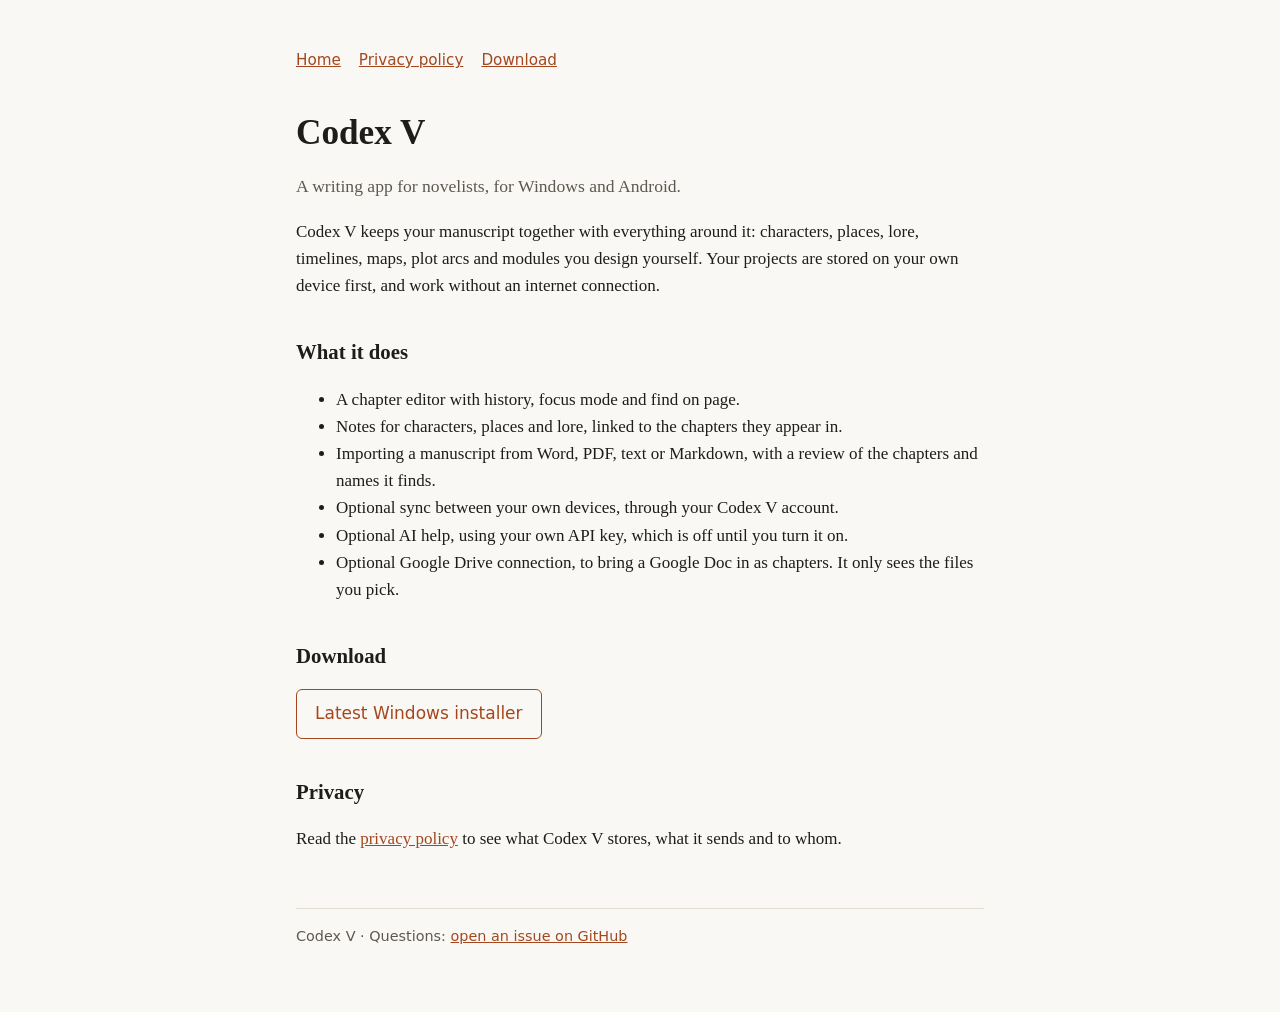
<file: index.html>
<!doctype html>
<html lang="en"><head><meta charset="utf-8"><meta name="viewport" content="width=device-width,initial-scale=1">
<title>Codex V</title><meta name="description" content="Codex V is a writing app for novelists, for Windows and Android.">
<link rel="stylesheet" href="style.css"></head>
<body><main>
<nav><a href="./">Home</a><a href="privacy.html">Privacy policy</a><a href="https://github.com/ShaiiMoonlight/codex-v-downloads/releases/latest">Download</a></nav>
<h1>Codex V</h1>
<p class="lede">A writing app for novelists, for Windows and Android.</p>
<p>Codex V keeps your manuscript together with everything around it: characters, places, lore, timelines, maps, plot arcs and modules you design yourself. Your projects are stored on your own device first, and work without an internet connection.</p>
<h2>What it does</h2>
<ul>
<li>A chapter editor with history, focus mode and find on page.</li>
<li>Notes for characters, places and lore, linked to the chapters they appear in.</li>
<li>Importing a manuscript from Word, PDF, text or Markdown, with a review of the chapters and names it finds.</li>
<li>Optional sync between your own devices, through your Codex V account.</li>
<li>Optional AI help, using your own API key, which is off until you turn it on.</li>
<li>Optional Google Drive connection, to bring a Google Doc in as chapters. It only sees the files you pick.</li>
</ul>
<h2>Download</h2>
<p><a class="btn" href="https://github.com/ShaiiMoonlight/codex-v-downloads/releases/latest">Latest Windows installer</a></p>
<h2>Privacy</h2>
<p>Read the <a href="privacy.html">privacy policy</a> to see what Codex V stores, what it sends and to whom.</p>
<footer>Codex V · Questions: <a href="https://github.com/ShaiiMoonlight/codex-v-downloads/issues">open an issue on GitHub</a></footer>
</main></body></html>
</file>
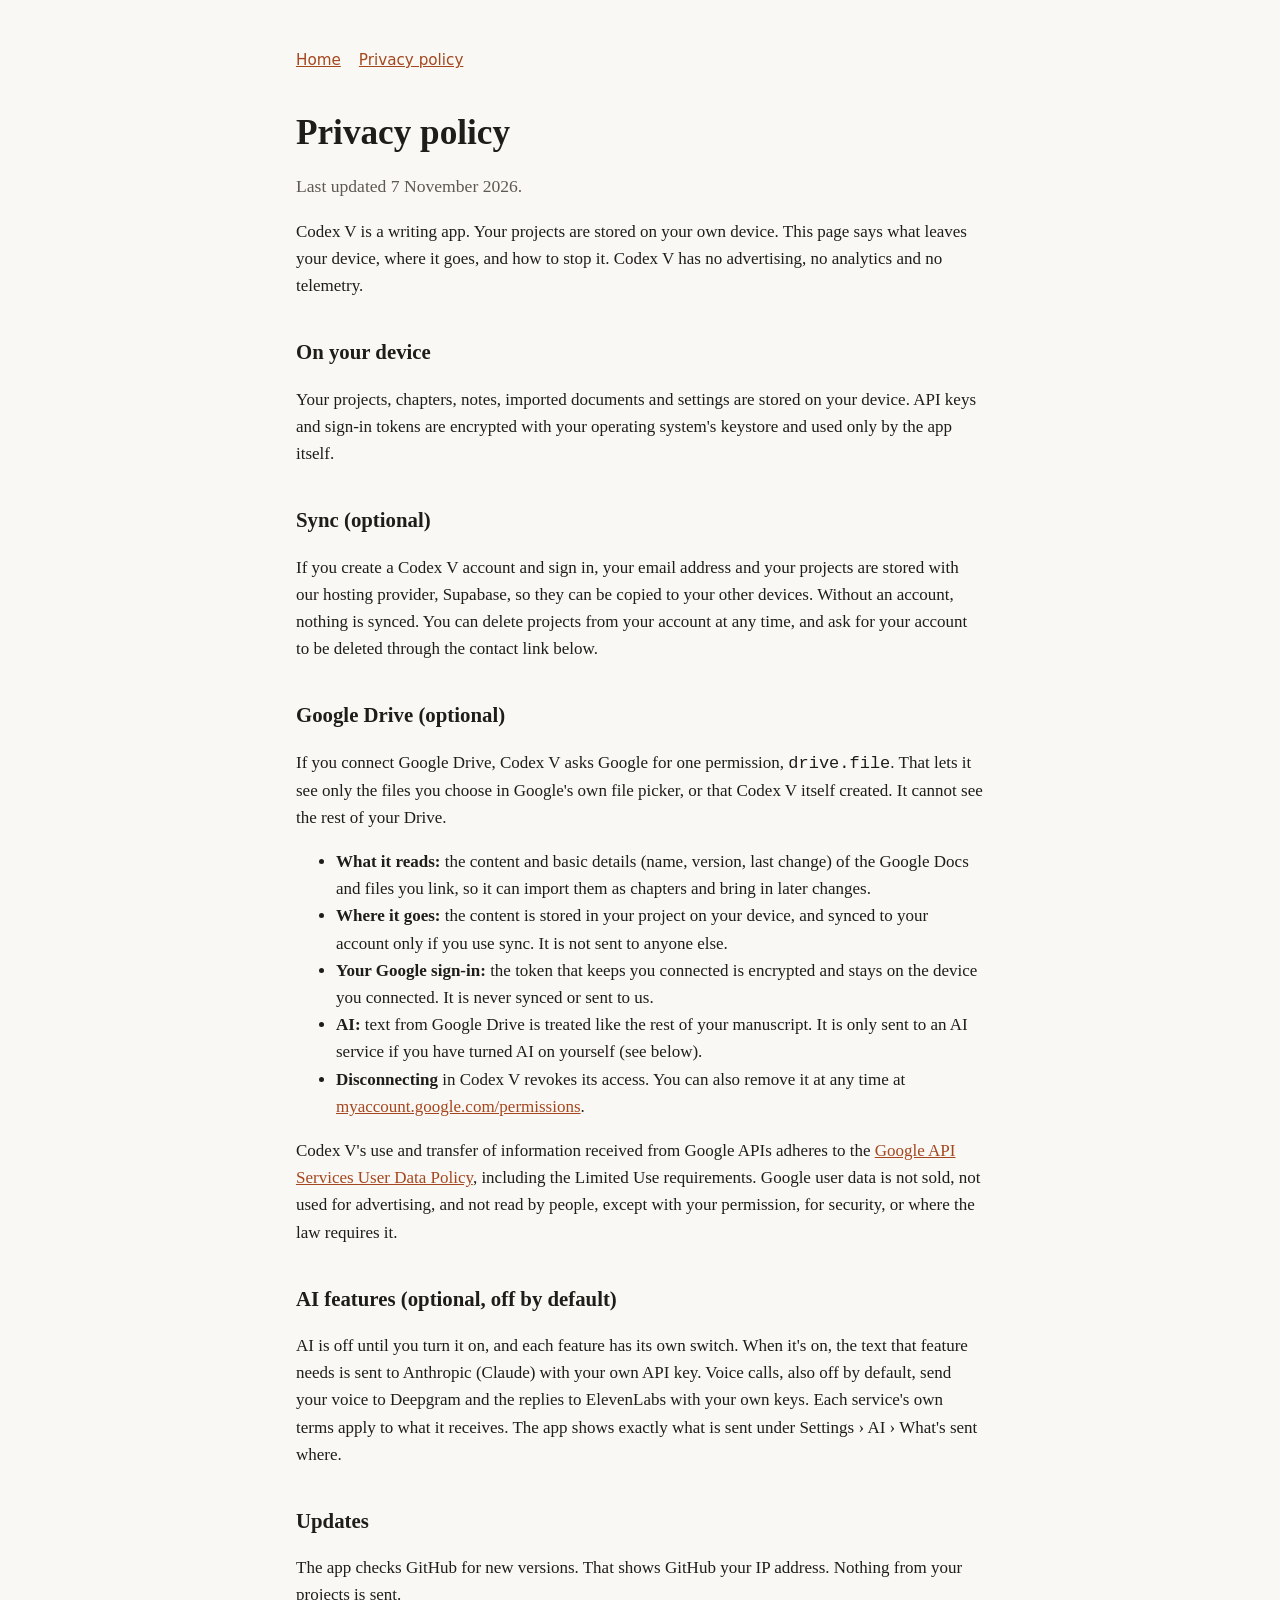
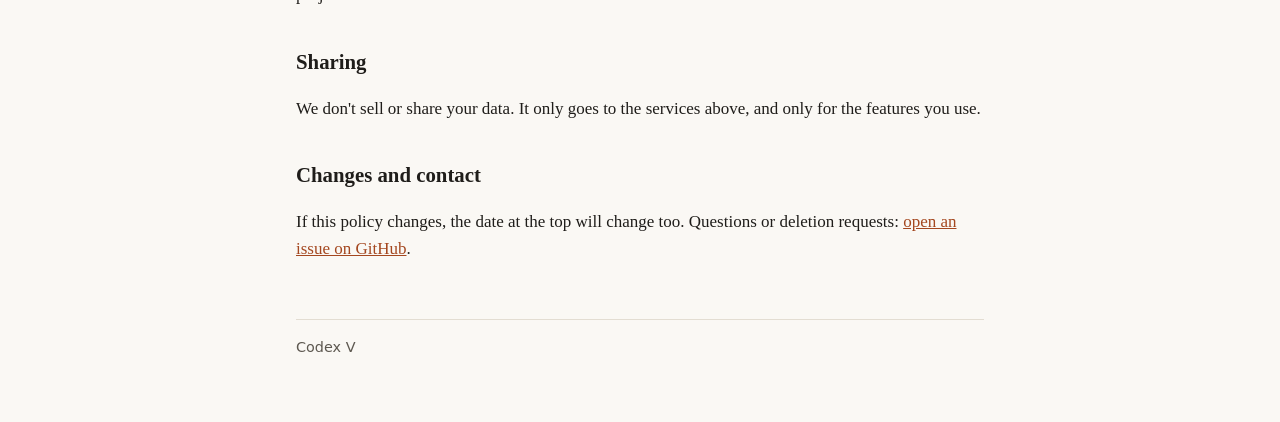
<file: privacy.html>
<!doctype html>
<html lang="en"><head><meta charset="utf-8"><meta name="viewport" content="width=device-width,initial-scale=1">
<title>Codex V Privacy Policy</title><link rel="stylesheet" href="style.css"></head>
<body><main>
<nav><a href="./">Home</a><a href="privacy.html">Privacy policy</a></nav>
<h1>Privacy policy</h1>
<p class="lede">Last updated 7 November 2026.</p>
<p>Codex V is a writing app. Your projects are stored on your own device. This page says what leaves your device, where it goes, and how to stop it. Codex V has no advertising, no analytics and no telemetry.</p>

<h2>On your device</h2>
<p>Your projects, chapters, notes, imported documents and settings are stored on your device. API keys and sign-in tokens are encrypted with your operating system's keystore and used only by the app itself.</p>

<h2>Sync (optional)</h2>
<p>If you create a Codex V account and sign in, your email address and your projects are stored with our hosting provider, Supabase, so they can be copied to your other devices. Without an account, nothing is synced. You can delete projects from your account at any time, and ask for your account to be deleted through the contact link below.</p>

<h2>Google Drive (optional)</h2>
<p>If you connect Google Drive, Codex V asks Google for one permission, <code>drive.file</code>. That lets it see only the files you choose in Google's own file picker, or that Codex V itself created. It cannot see the rest of your Drive.</p>
<ul>
<li><strong>What it reads:</strong> the content and basic details (name, version, last change) of the Google Docs and files you link, so it can import them as chapters and bring in later changes.</li>
<li><strong>Where it goes:</strong> the content is stored in your project on your device, and synced to your account only if you use sync. It is not sent to anyone else.</li>
<li><strong>Your Google sign-in:</strong> the token that keeps you connected is encrypted and stays on the device you connected. It is never synced or sent to us.</li>
<li><strong>AI:</strong> text from Google Drive is treated like the rest of your manuscript. It is only sent to an AI service if you have turned AI on yourself (see below).</li>
<li><strong>Disconnecting</strong> in Codex V revokes its access. You can also remove it at any time at <a href="https://myaccount.google.com/permissions">myaccount.google.com/permissions</a>.</li>
</ul>
<p>Codex V's use and transfer of information received from Google APIs adheres to the <a href="https://developers.google.com/terms/api-services-user-data-policy">Google API Services User Data Policy</a>, including the Limited Use requirements. Google user data is not sold, not used for advertising, and not read by people, except with your permission, for security, or where the law requires it.</p>

<h2>AI features (optional, off by default)</h2>
<p>AI is off until you turn it on, and each feature has its own switch. When it's on, the text that feature needs is sent to Anthropic (Claude) with your own API key. Voice calls, also off by default, send your voice to Deepgram and the replies to ElevenLabs with your own keys. Each service's own terms apply to what it receives. The app shows exactly what is sent under Settings › AI › What's sent where.</p>

<h2>Updates</h2>
<p>The app checks GitHub for new versions. That shows GitHub your IP address. Nothing from your projects is sent.</p>

<h2>Sharing</h2>
<p>We don't sell or share your data. It only goes to the services above, and only for the features you use.</p>

<h2>Changes and contact</h2>
<p>If this policy changes, the date at the top will change too. Questions or deletion requests: <a href="https://github.com/ShaiiMoonlight/codex-v-downloads/issues">open an issue on GitHub</a>.</p>
<footer>Codex V</footer>
</main></body></html>
</file>
<file: style.css>
:root{--bg:#faf8f4;--fg:#1f1d1a;--muted:#5d5850;--line:#e3ddd2;--accent:#a4471f}
@media (prefers-color-scheme:dark){:root{--bg:#191816;--fg:#ece8e1;--muted:#a59e93;--line:#34312c;--accent:#e08a5e}}
*{box-sizing:border-box}body{margin:0;background:var(--bg);color:var(--fg);font:17px/1.6 Georgia,"Iowan Old Style",serif}
main{max-width:720px;margin:0 auto;padding:48px 16px 64px}h1{font-size:2.2rem;line-height:1.2;margin:0 0 8px}
h2{font-size:1.3rem;margin:36px 0 8px}p,li{color:var(--fg)}.lede{color:var(--muted);font-size:1.1rem}
a{color:var(--accent)}nav{display:flex;gap:18px;font-family:system-ui,sans-serif;font-size:.95rem;margin-bottom:40px}
table{width:100%;border-collapse:collapse;font-size:.95rem}td,th{border-top:1px solid var(--line);padding:8px 6px;text-align:left;vertical-align:top}
footer{margin-top:56px;padding-top:16px;border-top:1px solid var(--line);color:var(--muted);font-size:.9rem;font-family:system-ui,sans-serif}
.btn{display:inline-block;padding:10px 18px;border:1px solid var(--accent);border-radius:6px;text-decoration:none;font-family:system-ui,sans-serif}
</file>
